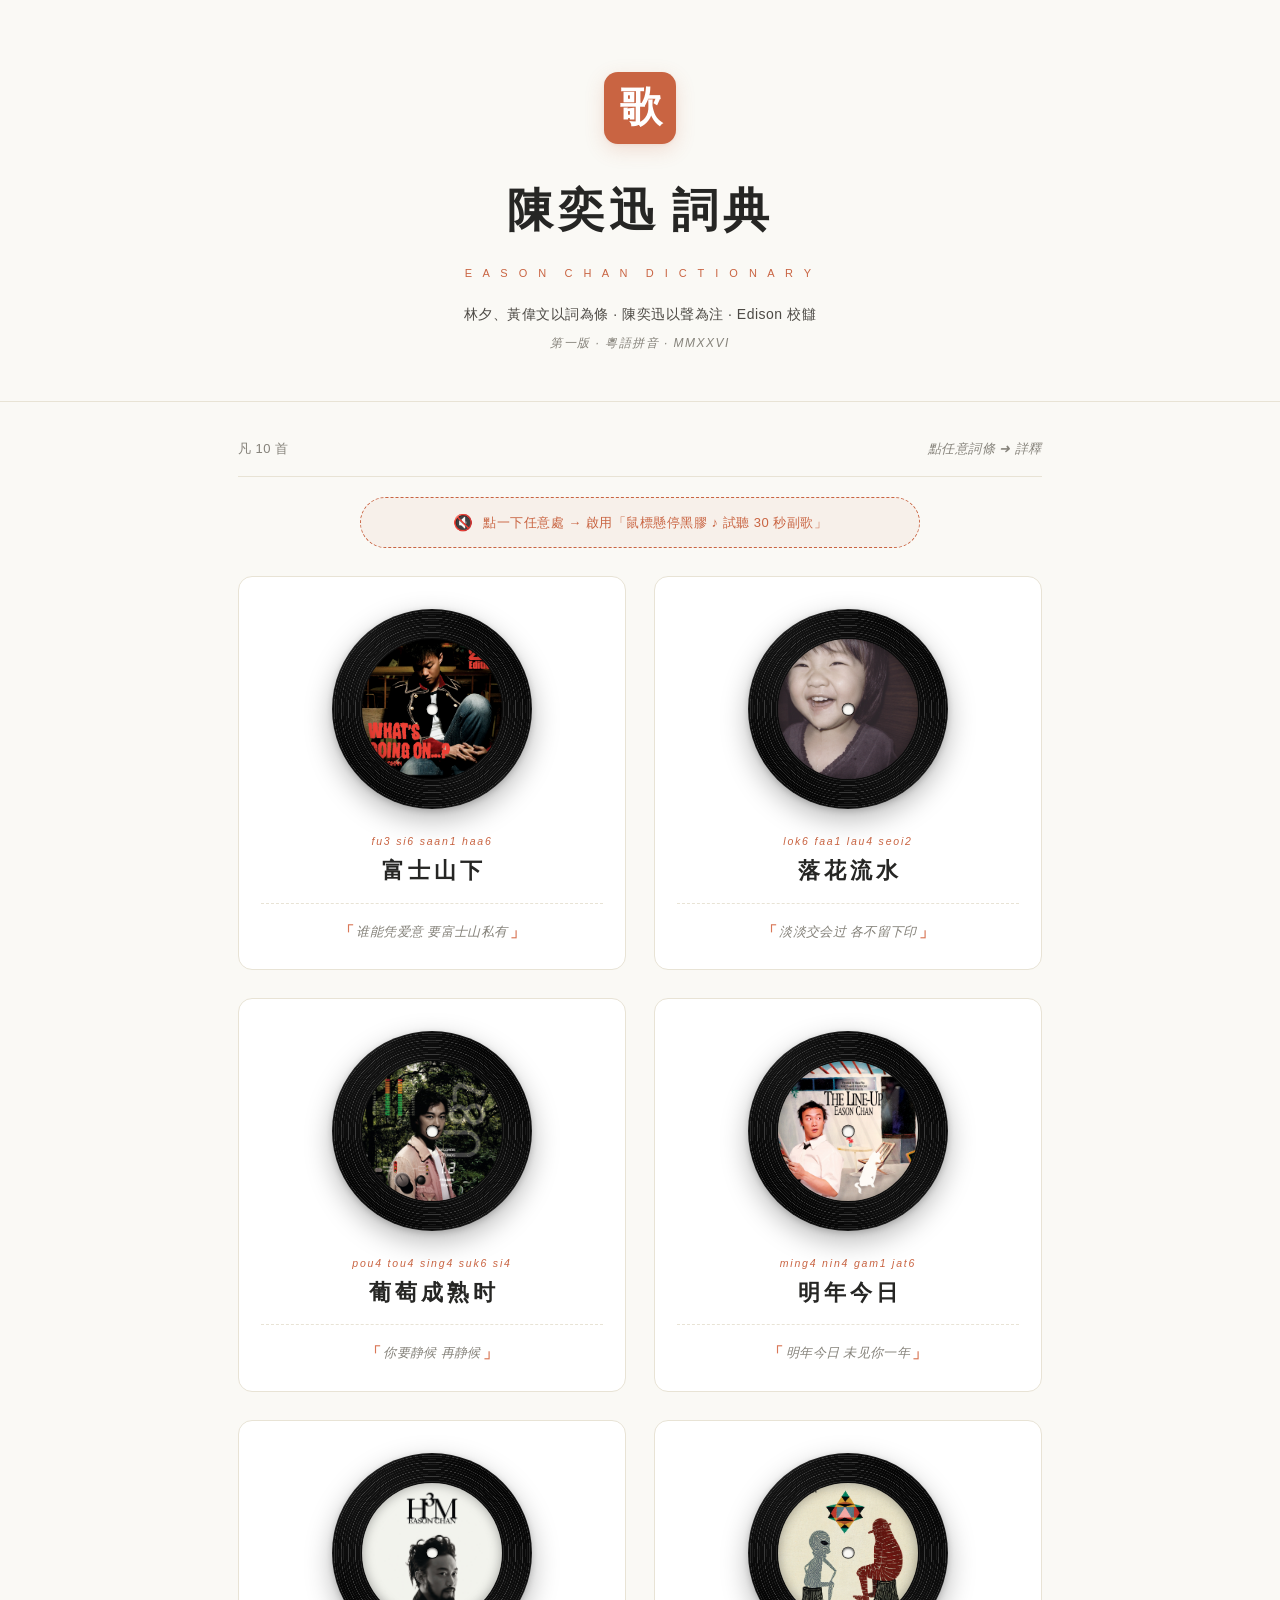
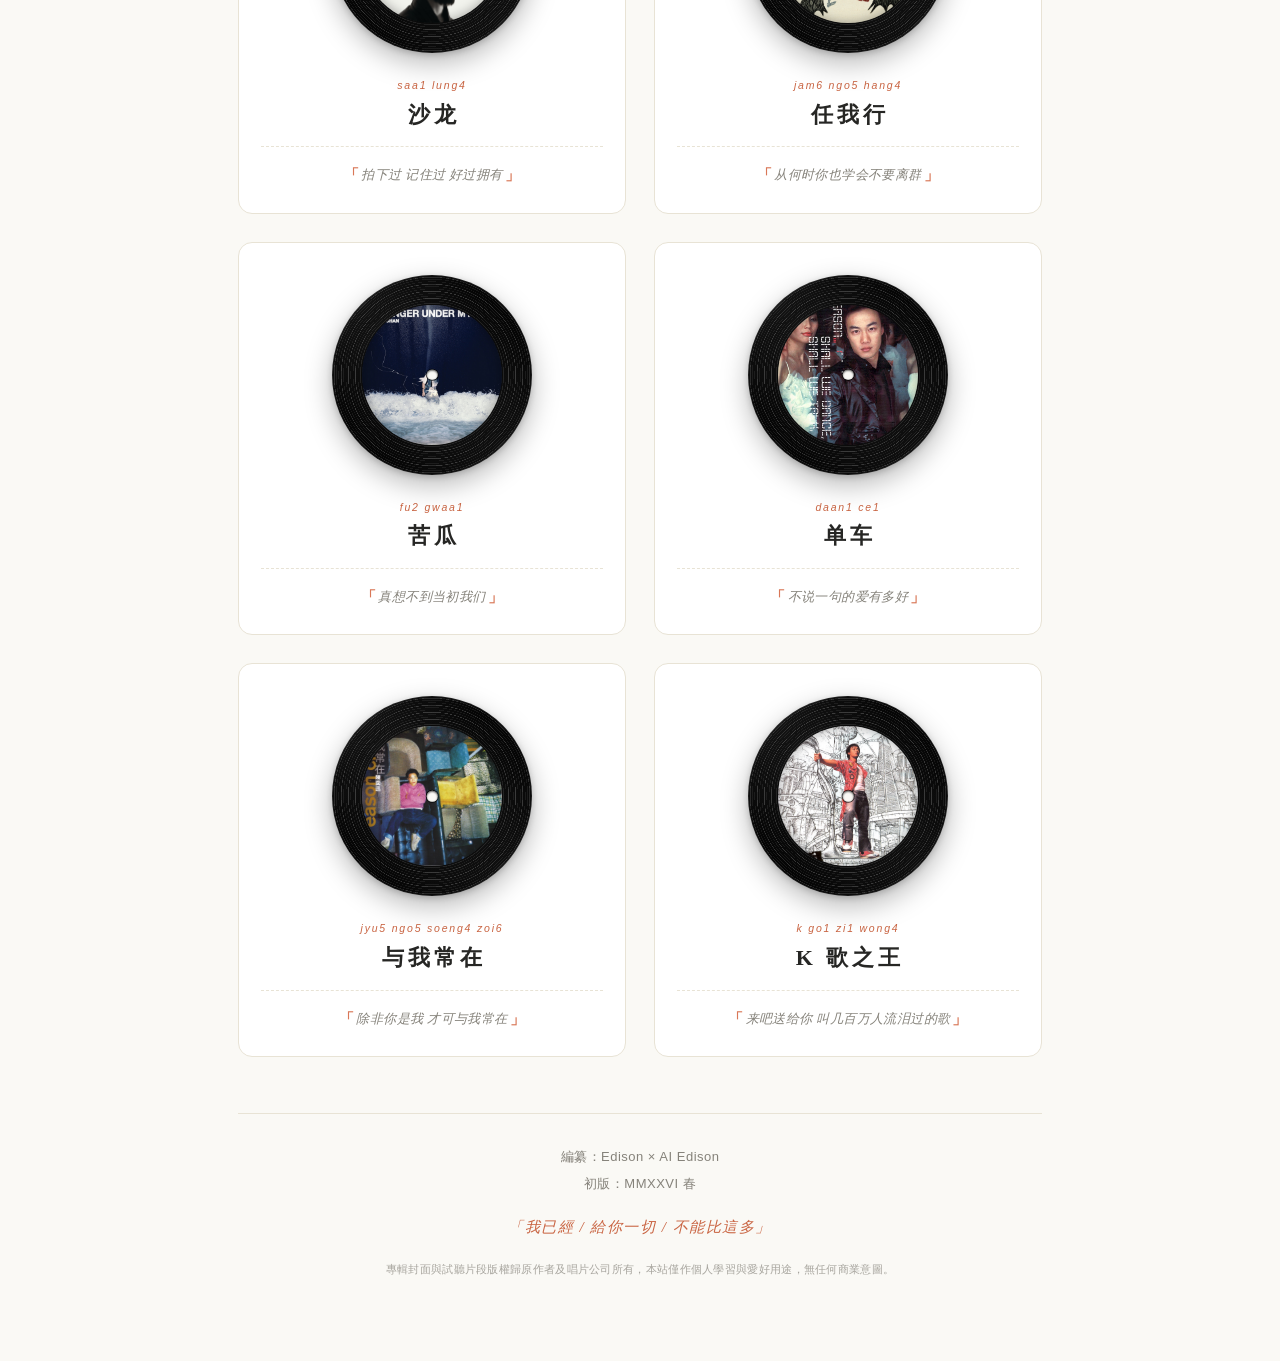
<file: index.html>
<!DOCTYPE html>
<html lang="zh-Hant-HK">
<head>
  <meta charset="UTF-8">
  <meta name="viewport" content="width=device-width, initial-scale=1.0">
  <title>陈奕迅词典 · Eason Dictionary</title>
  <link rel="icon" type="image/svg+xml" href="favicon.svg">
  <link rel="stylesheet" href="style.css?v=20260421j">
</head>
<body>
  <header class="cover">
    <div class="seal">歌</div>
    <h1 class="title">陳<span class="title-sep">奕</span>迅<span class="title-spacer"></span>詞<span class="title-sep">典</span></h1>
    <p class="subtitle">E&nbsp;A&nbsp;S&nbsp;O&nbsp;N&nbsp;&nbsp;C&nbsp;H&nbsp;A&nbsp;N&nbsp;&nbsp;D&nbsp;I&nbsp;C&nbsp;T&nbsp;I&nbsp;O&nbsp;N&nbsp;A&nbsp;R&nbsp;Y</p>
    <p class="byline">林夕、黃偉文以詞為條 · 陳奕迅以聲為注 · Edison 校讎</p>
    <p class="edition">第一版 · 粵語拼音 · MMXXVI</p>
  </header>

  <main class="book">
    <div class="meta-row">
      <span id="word-count"></span>
      <span class="meta-tip">點任意詞條 ➜ 詳釋</span>
    </div>

    <div id="audio-unlock" class="audio-unlock" role="button" tabindex="0">
      <span class="audio-unlock-icon">🔇</span>
      <span class="audio-unlock-text">點一下任意處 → 啟用「鼠標懸停黑膠 ♪ 試聽 30 秒副歌」</span>
    </div>

    <ul id="word-list" class="word-grid"></ul>

    <footer class="colophon">
      <p>編纂：Edison × AI Edison</p>
      <p>初版：MMXXVI 春</p>
      <p class="quote">「我已經 / 給你一切 / 不能比這多」</p>
      <p class="rights">專輯封面與試聽片段版權歸原作者及唱片公司所有，本站僅作個人學習與愛好用途，無任何商業意圖。</p>
    </footer>
  </main>

  <script src="data.js"></script>
  <script src="audio-previews.js"></script>
  <script>
    (function () {
      const listEl = document.getElementById("word-list");
      const countEl = document.getElementById("word-count");

      countEl.textContent = `凡 ${SONGS.length} 首`;

      SONGS.forEach((s) => {
        const lyric = (s.lyrics && s.lyrics[0]) ? s.lyrics[0].line : "";
        const firstSeg = lyric.split(/\s*\/\s*/)[0] || lyric;
        const trimmed = firstSeg.length > 30 ? firstSeg.slice(0, 30) + "…" : firstSeg;
        const cover = `covers/${s.id}.jpg`;
        const li = document.createElement("li");
        li.className = "word-card";
        li.dataset.id = s.id;
        li.innerHTML = `
          <a href="word.html?id=${encodeURIComponent(s.id)}">
            <div class="vinyl-wrap">
              <div class="vinyl" aria-hidden="true">
                <div class="vinyl-label" style="background-image: url('${cover}')"></div>
              </div>
              <div class="vinyl-play-hint" aria-hidden="true">♪</div>
            </div>
            <div class="card-meta-row">
              <div class="card-jyutping">${s.jyutping}</div>
              <div class="card-song">${s.song}</div>
            </div>
            <p class="card-lyric serif"><span class="quote-mark">「</span>${trimmed}<span class="quote-mark">」</span></p>
          </a>
        `;
        listEl.appendChild(li);
      });

      // ===== Hover 试听：30 秒 Apple Music 官方片段 =====
      const audio = new Audio();
      audio.preload = "none";
      const TARGET_VOL = 0.65;
      const FADE_MS = 280;
      let currentId = null;
      let fadeTimer = null;
      let audioUnlocked = false;

      const unlockEl = document.getElementById("audio-unlock");
      const unlockTextEl = unlockEl.querySelector(".audio-unlock-text");
      const unlockIconEl = unlockEl.querySelector(".audio-unlock-icon");

      function showUnlocked() {
        if (!unlockEl) return;
        unlockEl.classList.add("unlocked");
        unlockIconEl.textContent = "🎵";
        unlockTextEl.textContent = "已啟用 · 鼠標懸停黑膠即可試聽";
        setTimeout(() => unlockEl.classList.add("fading"), 1800);
        setTimeout(() => { unlockEl.style.display = "none"; }, 2600);
      }

      function unlockAudio() {
        if (audioUnlocked) return;
        audioUnlocked = true;
        // 用一段静默触发解锁，确保后续 hover 触发的 play() 能在 sticky activation 内通过
        try {
          audio.muted = true;
          audio.src = "[data-uri]";
          const p = audio.play();
          if (p && typeof p.then === "function") {
            p.then(() => { audio.pause(); audio.muted = false; audio.src = ""; })
             .catch(() => { audio.muted = false; });
          }
        } catch (e) { audio.muted = false; }
        showUnlocked();
      }

      // 用户首次任何手势（点击 / 键盘 / 触摸）都解锁
      ["click", "keydown", "touchstart"].forEach((ev) => {
        document.addEventListener(ev, unlockAudio, { once: true, capture: true });
      });

      function clearFade() { if (fadeTimer) { clearInterval(fadeTimer); fadeTimer = null; } }

      function fadeTo(target, onDone) {
        clearFade();
        const start = audio.volume, dv = target - start, t0 = Date.now();
        fadeTimer = setInterval(() => {
          const p = Math.min(1, (Date.now() - t0) / FADE_MS);
          audio.volume = Math.max(0, Math.min(1, start + dv * p));
          if (p >= 1) { clearFade(); onDone && onDone(); }
        }, 16);
      }

      function play(id) {
        const url = (typeof PREVIEWS !== "undefined") && PREVIEWS[id];
        if (!url) return;
        if (currentId === id && !audio.paused) return;
        currentId = id;
        try {
          if (audio.src !== url) {
            audio.pause();
            audio.src = url;
          }
          audio.currentTime = 0;
          audio.volume = 0;
          audio.muted = false;
          const p = audio.play();
          if (p && typeof p.then === "function") {
            p.then(() => fadeTo(TARGET_VOL)).catch((err) => {
              // autoplay 被拒：高亮提示用户先点页面
              if (err && (err.name === "NotAllowedError" || err.name === "AbortError")) {
                if (unlockEl && !audioUnlocked) {
                  unlockEl.classList.add("attention");
                }
              }
            });
          }
        } catch (e) { /* ignore */ }
      }

      function stop(id) {
        if (currentId !== id) return;
        fadeTo(0, () => { audio.pause(); currentId = null; });
      }

      // 用事件委托：mouseover/mouseout 在 word-grid 上
      listEl.addEventListener("mouseover", (e) => {
        const card = e.target.closest(".word-card");
        if (!card) return;
        // 防止从子元素移到子元素时反复触发
        const from = e.relatedTarget;
        if (from && card.contains(from)) return;
        play(card.dataset.id);
      });
      listEl.addEventListener("mouseout", (e) => {
        const card = e.target.closest(".word-card");
        if (!card) return;
        const to = e.relatedTarget;
        if (to && card.contains(to)) return;
        stop(card.dataset.id);
      });

      // 切换标签页时停掉
      document.addEventListener("visibilitychange", () => {
        if (document.hidden && currentId) stop(currentId);
      });
    })();
  </script>
</body>
</html>
</file>
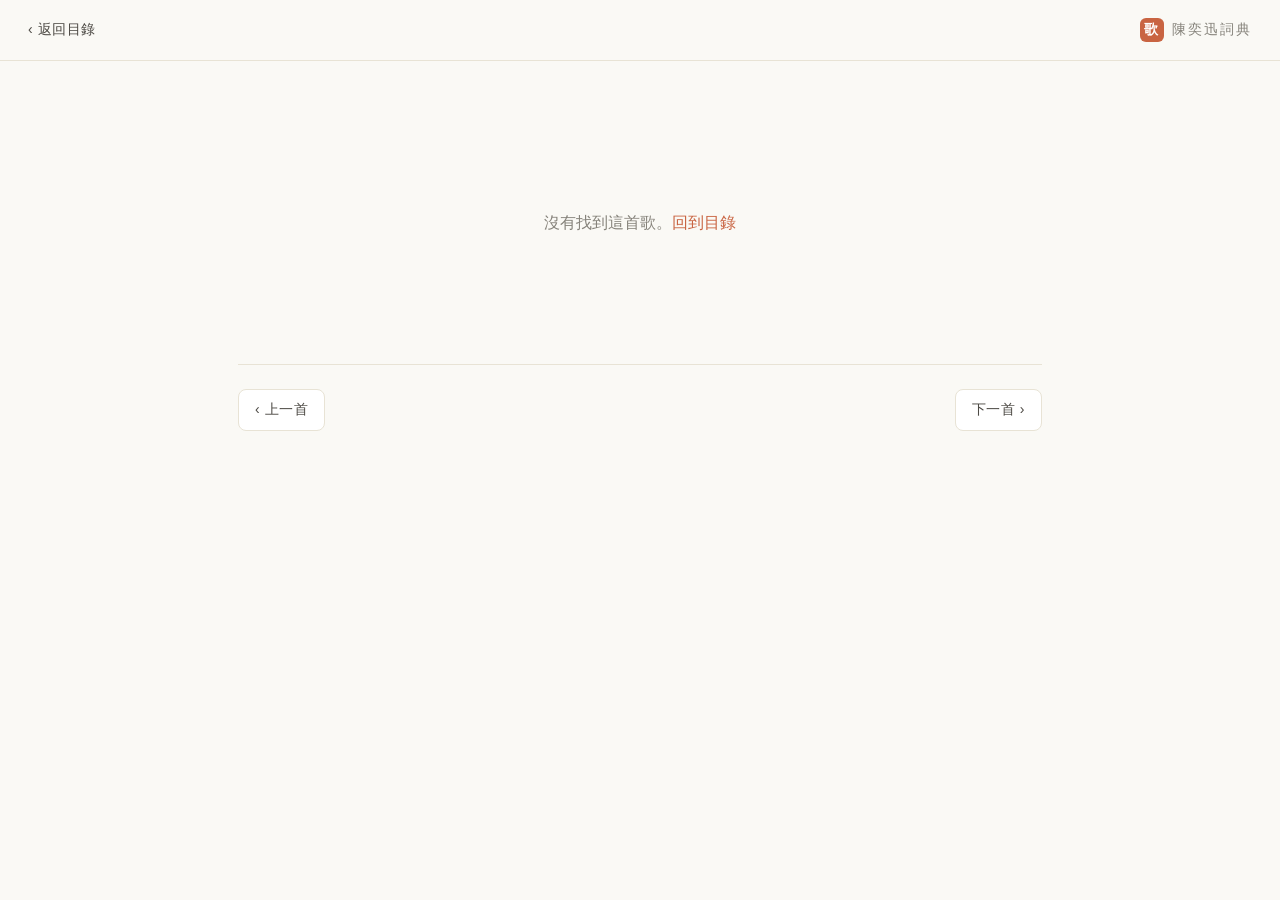
<file: word.html>
<!DOCTYPE html>
<html lang="zh-Hant-HK">
<head>
  <meta charset="UTF-8">
  <meta name="viewport" content="width=device-width, initial-scale=1.0">
  <title>詞條 · 陳奕迅詞典</title>
  <link rel="icon" type="image/svg+xml" href="favicon.svg">
  <link rel="stylesheet" href="style.css?v=20260421i">
</head>
<body>
  <header class="page-header">
    <a class="back-link" href="index.html">‹ 返回目錄</a>
    <span class="page-brand"><span class="seal-mini">歌</span> 陳奕迅詞典</span>
  </header>

  <main class="book">
    <article id="entry" class="entry"></article>

    <nav class="entry-nav">
      <a id="prev" class="nav-prev" href="#">‹ 上一首</a>
      <a id="next" class="nav-next" href="#">下一首 ›</a>
    </nav>
  </main>

  <script src="data.js"></script>
  <script>
    (function () {
      const params = new URLSearchParams(location.search);
      const id = params.get("id");
      const idx = SONGS.findIndex(s => s.id === id);
      const entryEl = document.getElementById("entry");

      if (idx === -1) {
        entryEl.innerHTML = `<p class="empty">沒有找到這首歌。<a href="index.html">回到目錄</a></p>`;
        return;
      }

      const s = SONGS[idx];
      document.title = `${s.song} · 陳奕迅詞典`;

      const layerOrder = ["原义", "歌词义", "人话版"];
      const sortedDefs = [...s.definitions].sort(
        (a, b) => layerOrder.indexOf(a.layer) - layerOrder.indexOf(b.layer)
      );

      const defsHtml = sortedDefs.map((d, i) => {
        const isMuggle = d.layer === "人话版";
        return `
          <div class="def ${isMuggle ? "def-muggle-block" : ""}">
            <div class="def-layer">${d.layer}</div>
            <div class="def-body">
              <p class="def-gloss">${d.gloss}</p>
            </div>
          </div>
        `;
      }).join("");

      const lyricsHtml = (s.lyrics || []).map(ly => `
        <div class="lyric">
          <p class="ly-line">「${ly.line}」</p>
          ${ly.why ? `<p class="ly-why"><span class="why-label">何以入心</span>${ly.why}</p>` : ""}
        </div>
      `).join("");

      const c = s.credits || {};
      const creditsItems = [];
      if (c.lyricist) creditsItems.push(`<span><em>詞</em>${c.lyricist}</span>`);
      if (c.composer) creditsItems.push(`<span><em>曲</em>${c.composer}</span>`);
      if (c.album) creditsItems.push(`<span><em>輯</em>《${c.album}》</span>`);
      if (c.year) creditsItems.push(`<span><em>年</em>${c.year}</span>`);

      entryEl.innerHTML = `
        <div class="entry-head">
          <div class="entry-jyutping">${s.jyutping}</div>
          <h1 class="entry-song">${s.song}</h1>
          <div class="entry-meta">
            <button class="audio-btn" data-src="${s.audio || ""}" title="播放粵語讀音">🔊</button>
          </div>
        </div>

        <section class="entry-section">
          <h3 class="section-label">釋義</h3>
          ${defsHtml}
        </section>

        ${lyricsHtml ? `
          <section class="entry-section">
            <h3 class="section-label">金句</h3>
            ${lyricsHtml}
          </section>
        ` : ""}

        ${creditsItems.length ? `
          <section class="entry-section credits-section">
            <h3 class="section-label">出處</h3>
            <div class="credits">${creditsItems.join("")}</div>
          </section>
        ` : ""}

        ${s.note ? `
          <section class="entry-section">
            <h3 class="section-label">注</h3>
            <p class="entry-note">${s.note}</p>
          </section>
        ` : ""}
      `;

      const prev = SONGS[(idx - 1 + SONGS.length) % SONGS.length];
      const next = SONGS[(idx + 1) % SONGS.length];
      document.getElementById("prev").href = `word.html?id=${encodeURIComponent(prev.id)}`;
      document.getElementById("prev").innerHTML = `‹ ${prev.song}`;
      document.getElementById("next").href = `word.html?id=${encodeURIComponent(next.id)}`;
      document.getElementById("next").innerHTML = `${next.song} ›`;

      const audioBtn = entryEl.querySelector(".audio-btn");
      if (audioBtn) {
        audioBtn.addEventListener("click", () => {
          const src = audioBtn.getAttribute("data-src");
          if (!src) {
            audioBtn.classList.add("audio-empty");
            audioBtn.title = "尚未錄音";
            return;
          }
          const audio = new Audio(src);
          audio.play().catch(() => {
            audioBtn.classList.add("audio-empty");
            audioBtn.title = "音檔不存在，先用心讀一下罷";
          });
        });
      }
    })();
  </script>
</body>
</html>
</file>
<file: style.css>
/* ===== 陈奕迅词典 · Claude 主题 · 米白 / 暖橙 / 石墨 ===== */

:root {
  /* Claude 配色 */
  --bg: #FAF9F5;           /* 主背景：温暖米白 */
  --bg-card: #FFFFFF;      /* 卡片：纯白 */
  --bg-soft: #F2EFE6;      /* 次背景：浅米 */
  --bg-codeblock: #F5F2EA; /* 引用块：更柔的米 */

  --ink: #262624;          /* 主文字：深石墨 */
  --ink-soft: #4D4A45;     /* 次文字 */
  --ink-mute: #85827A;     /* 弱文字：温暖灰 */
  --ink-faint: #B8B3A7;    /* 最浅 */

  --accent: #C96442;       /* Claude 橙 */
  --accent-soft: #D97757;  /* 次橙 */
  --accent-deep: #A04E32;  /* 深橙 */
  --accent-tint: #FBE8DC;  /* 橙的淡背景 */

  --rule: #E8E3D5;         /* 分割线：浅米色 */
  --rule-soft: #F0EBDD;    /* 更浅分割 */
}

* { box-sizing: border-box; }

html, body {
  margin: 0;
  padding: 0;
  background: var(--bg);
  color: var(--ink);
  font-family: 'Inter', -apple-system, 'PingFang SC', 'PingFang HK',
               'Hiragino Sans GB', 'Microsoft YaHei', sans-serif;
  line-height: 1.7;
  -webkit-font-smoothing: antialiased;
  -moz-osx-font-smoothing: grayscale;
  min-height: 100vh;
  font-feature-settings: "ss01", "cv01";
}

/* serif 字族（标题、歌词、释义里） */
.serif, .entry-song, .ly-line, .card-lyric, .cover .title,
.def-gloss, .colophon .quote {
  font-family: 'Source Serif 4', 'Source Serif Pro', 'Iowan Old Style',
               'Noto Serif SC', 'Songti SC', 'STSong', serif;
}

/* ============ 封面 ============ */
.cover {
  text-align: center;
  padding: 72px 20px 48px;
  border-bottom: 1px solid var(--rule);
  background: var(--bg);
}

.seal {
  display: inline-flex;
  align-items: center;
  justify-content: center;
  width: 72px;
  height: 72px;
  background: var(--accent);
  color: #FFFFFF;
  font-size: 42px;
  font-weight: 700;
  border-radius: 14px;
  letter-spacing: -2px;
  margin-bottom: 22px;
  font-family: 'Source Serif 4', 'STKaiti', 'KaiTi', serif;
  box-shadow: 0 6px 20px rgba(201, 100, 66, 0.18),
              0 1px 3px rgba(201, 100, 66, 0.10);
}

.cover .title {
  font-size: 46px;
  letter-spacing: 1px;
  margin: 6px 0 14px;
  font-weight: 600;
  color: var(--ink);
}

.title-sep { color: var(--ink); margin: 0 4px; }
.title-spacer { display: inline-block; width: 16px; }

.cover .subtitle {
  font-size: 11px;
  color: var(--accent);
  letter-spacing: 4px;
  margin: 0 0 20px;
  font-weight: 500;
  text-transform: uppercase;
}

.cover .byline {
  font-size: 14px;
  color: var(--ink-soft);
  margin: 0 0 6px;
  letter-spacing: 0.5px;
}

.cover .edition {
  font-size: 12px;
  color: var(--ink-mute);
  margin: 0;
  letter-spacing: 1.5px;
  font-style: italic;
}

/* ============ 主体 ============ */
.book {
  max-width: 860px;
  margin: 0 auto;
  padding: 36px 28px 80px;
}

.meta-row {
  display: flex;
  gap: 14px;
  align-items: center;
  font-size: 13px;
  color: var(--ink-mute);
  margin-bottom: 28px;
  padding-bottom: 16px;
  border-bottom: 1px solid var(--rule);
  letter-spacing: 0.5px;
}

.meta-row .divider { opacity: 0.4; }
.meta-row .meta-tip { margin-left: auto; font-style: italic; }

/* ============ 試聽解鎖提示 ============ */
.audio-unlock {
  display: flex;
  align-items: center;
  justify-content: center;
  gap: 10px;
  margin: -8px auto 28px;
  padding: 11px 20px;
  max-width: 560px;
  border: 1px dashed var(--accent);
  border-radius: 999px;
  background: rgba(201, 100, 66, 0.06);
  color: var(--accent);
  font-size: 13px;
  letter-spacing: 0.5px;
  cursor: pointer;
  user-select: none;
  transition: opacity 0.7s ease, transform 0.7s ease, background 0.3s ease, box-shadow 0.3s ease;
}
.audio-unlock:hover { background: rgba(201, 100, 66, 0.12); }

.audio-unlock-icon {
  font-size: 16px;
  display: inline-flex;
  align-items: center;
}

.audio-unlock.attention {
  animation: unlock-pulse 1.4s ease-in-out infinite;
  background: rgba(201, 100, 66, 0.15);
}

@keyframes unlock-pulse {
  0%, 100% { box-shadow: 0 0 0 0 rgba(201, 100, 66, 0.45); }
  50%      { box-shadow: 0 0 0 10px rgba(201, 100, 66, 0); }
}

.audio-unlock.unlocked {
  border-style: solid;
  background: rgba(34, 139, 87, 0.08);
  border-color: #4a9b6f;
  color: #2f7a52;
  animation: none;
  box-shadow: none;
}

.audio-unlock.fading {
  opacity: 0;
  transform: translateY(-6px);
  pointer-events: none;
}

/* ============ 词性分组 ============ */
.type-section { margin-bottom: 44px; }

.type-header {
  display: flex;
  align-items: baseline;
  gap: 14px;
  margin: 0 0 20px;
  padding-bottom: 10px;
  border-bottom: 1px solid var(--rule);
  font-weight: 500;
}

.type-tag {
  display: inline-block;
  background: var(--accent-tint);
  color: var(--accent-deep);
  font-size: 12px;
  padding: 3px 11px;
  border-radius: 6px;
  letter-spacing: 1px;
  font-weight: 600;
}

.type-name {
  font-size: 20px;
  color: var(--ink);
  letter-spacing: 2px;
  font-weight: 500;
}

.type-count {
  font-size: 12px;
  color: var(--ink-mute);
  margin-left: auto;
}

/* ============ 卡片（首页 · 黑胶版） ============ */
.word-grid {
  list-style: none;
  margin: 0;
  padding: 0;
  display: grid;
  grid-template-columns: repeat(auto-fill, minmax(260px, 1fr));
  gap: 28px;
}

.word-card a {
  display: flex;
  flex-direction: column;
  align-items: center;
  padding: 32px 22px 24px;
  background: var(--bg-card);
  border: 1px solid var(--rule);
  border-radius: 14px;
  color: inherit;
  text-decoration: none;
  transition: border-color 0.3s ease,
              transform 0.3s ease,
              box-shadow 0.3s ease;
  position: relative;
  overflow: hidden;
}

.word-card a:hover {
  border-color: var(--accent-soft);
  transform: translateY(-4px);
  box-shadow: 0 16px 32px rgba(38, 38, 36, 0.10),
              0 4px 12px rgba(38, 38, 36, 0.05);
}

/* ---- 黑胶包裹层（不旋转，承载音符提示） ---- */
.vinyl-wrap {
  position: relative;
  width: 200px;
  height: 200px;
  flex-shrink: 0;
}

/* ---- 黑胶碟身（旋转的部分） ---- */
.vinyl {
  width: 100%;
  height: 100%;
  border-radius: 50%;
  position: relative;
  background:
    /* 中心高光：让中央有点立体 */
    radial-gradient(circle at 38% 38%,
      rgba(255, 255, 255, 0.06) 0%,
      transparent 28%),
    /* 唱片主体径向渐变 */
    radial-gradient(circle at center,
      #1a1a1a 0%,
      #0d0d0d 40%,
      #050505 80%,
      #000000 100%);
  box-shadow:
    0 10px 28px rgba(0, 0, 0, 0.28),
    0 2px 6px rgba(0, 0, 0, 0.18),
    inset 0 0 0 1px rgba(255, 255, 255, 0.06),
    inset 0 0 30px rgba(0, 0, 0, 0.5);
  transition: transform 0.6s ease;
}

/* 同心圆纹路：双层叠加（密细线 + 疏粗线），模拟真实唱片刻槽 */
.vinyl::before {
  content: "";
  position: absolute;
  inset: 0;
  border-radius: 50%;
  background:
    /* 细密刻槽（每 2.4px 一道） */
    repeating-radial-gradient(
      circle at center,
      transparent 0,
      transparent 1.8px,
      rgba(255, 255, 255, 0.07) 1.8px,
      rgba(255, 255, 255, 0.07) 2.4px
    ),
    /* 较粗的"分段线"，每 7px 一道 */
    repeating-radial-gradient(
      circle at center,
      transparent 0,
      transparent 6.5px,
      rgba(255, 255, 255, 0.13) 6.5px,
      rgba(255, 255, 255, 0.13) 7px
    );
  pointer-events: none;
}

/* 斜向反光高光 + 整体光晕 */
.vinyl::after {
  content: "";
  position: absolute;
  inset: 0;
  border-radius: 50%;
  background:
    linear-gradient(
      135deg,
      rgba(255, 255, 255, 0.12) 0%,
      rgba(255, 255, 255, 0.03) 22%,
      transparent 40%,
      transparent 60%,
      rgba(255, 255, 255, 0.025) 78%,
      rgba(255, 255, 255, 0.08) 100%
    );
  pointer-events: none;
}

/* hover 时唱片缓慢旋转（7s 一圈，更"在播" 但能看清封面） */
.word-card a:hover .vinyl {
  animation: spin-vinyl 7s linear infinite;
}

/* 右上角音符提示：hover 时浮现（在 vinyl-wrap 内，不受 vinyl 旋转影响） */
.vinyl-play-hint {
  position: absolute;
  top: 4px;
  right: 4px;
  width: 30px;
  height: 30px;
  border-radius: 50%;
  background: var(--accent);
  color: #fff;
  font-size: 16px;
  display: flex;
  align-items: center;
  justify-content: center;
  font-family: -apple-system, "Helvetica Neue", sans-serif;
  box-shadow: 0 4px 12px rgba(201, 100, 66, 0.4);
  opacity: 0;
  transform: scale(0.5) translateY(4px);
  transition: opacity 0.3s ease,
              transform 0.4s cubic-bezier(0.34, 1.56, 0.64, 1);
  pointer-events: none;
  z-index: 4;
}

.word-card a:hover .vinyl-play-hint {
  opacity: 1;
  transform: scale(1) translateY(0);
}

/* 音符的呼吸动画（hover 时） */
.word-card a:hover .vinyl-play-hint {
  animation: pulse-note 1.5s ease-in-out 0.4s infinite;
}

@keyframes pulse-note {
  0%, 100% { box-shadow: 0 4px 12px rgba(201, 100, 66, 0.4); }
  50% { box-shadow: 0 4px 18px rgba(201, 100, 66, 0.7); }
}

@keyframes spin-vinyl {
  from { transform: rotate(0deg); }
  to { transform: rotate(360deg); }
}

/* ---- 中心 label：专辑封面 ---- */
.vinyl-label {
  position: absolute;
  top: 50%;
  left: 50%;
  width: 70%;
  height: 70%;
  transform: translate(-50%, -50%);
  border-radius: 50%;
  background-color: #1a1a1a;
  background-size: cover;
  background-position: center;
  background-repeat: no-repeat;
  /* 三层 shadow：外接缝线、内压暗（picture disc 的物理感） */
  box-shadow:
    0 0 0 1px rgba(0, 0, 0, 0.55),
    0 0 0 2px rgba(255, 255, 255, 0.04),
    inset 0 0 12px rgba(0, 0, 0, 0.35);
  z-index: 1;
}

/* 中心轴孔（盖在封面上）—— 用 inset shadow 模拟"穿过去的洞" */
.vinyl-label::after {
  content: "";
  position: absolute;
  top: 50%;
  left: 50%;
  width: 7.5%;
  height: 7.5%;
  transform: translate(-50%, -50%);
  background: var(--bg);
  border-radius: 50%;
  box-shadow:
    0 0 0 1px rgba(0, 0, 0, 0.7),
    inset 0 1px 2px rgba(0, 0, 0, 0.65),
    inset 0 -0.5px 1px rgba(255, 255, 255, 0.3);
  z-index: 2;
}

/* ---- 黑胶下方：拼音 + 歌名 ---- */
.card-meta-row {
  text-align: center;
  margin-top: 24px;
  width: 100%;
}

.card-jyutping {
  font-size: 10.5px;
  color: var(--accent);
  letter-spacing: 1.8px;
  font-style: italic;
  margin-bottom: 7px;
  font-weight: 500;
  font-family: 'Inter', -apple-system, sans-serif;
  text-transform: lowercase;
}

.card-song {
  font-size: 22px;
  font-weight: 600;
  letter-spacing: 4px;
  color: var(--ink);
  font-family: 'Source Serif 4', 'Source Serif Pro',
               'Songti SC', 'STSong', serif;
  line-height: 1.2;
  /* 抵消 letter-spacing 让视觉居中 */
  padding-left: 4px;
}

/* ---- 金句（最底） ---- */
.card-lyric {
  font-size: 13px;
  color: var(--ink-mute);
  line-height: 1.7;
  margin: 18px 0 0;
  padding-top: 16px;
  border-top: 1px dashed var(--rule);
  letter-spacing: 0.4px;
  text-align: center;
  width: 100%;
  font-style: italic;
}

.card-lyric .quote-mark {
  color: var(--accent-soft);
  font-weight: 600;
  margin: 0 2px;
  font-style: normal;
  font-size: 15px;
  vertical-align: -1px;
}

/* ============ 详情页 ============ */
.page-header {
  display: flex;
  justify-content: space-between;
  align-items: center;
  padding: 18px 28px;
  background: var(--bg);
  border-bottom: 1px solid var(--rule);
  font-size: 14px;
}

.back-link {
  color: var(--ink-soft);
  text-decoration: none;
  letter-spacing: 0.5px;
  transition: color 0.15s;
}

.back-link:hover { color: var(--accent); }

.page-brand {
  color: var(--ink-mute);
  letter-spacing: 2px;
  display: inline-flex;
  align-items: center;
  gap: 8px;
  font-weight: 500;
}

.seal-mini {
  display: inline-flex;
  align-items: center;
  justify-content: center;
  width: 24px;
  height: 24px;
  background: var(--accent);
  color: #FFFFFF;
  font-size: 14px;
  border-radius: 6px;
  font-family: 'Source Serif 4', 'STKaiti', serif;
  font-weight: 700;
}

.entry { padding-top: 16px; }

.entry-head {
  border-bottom: 1px solid var(--rule);
  padding-bottom: 22px;
  margin-bottom: 32px;
}

.entry-jyutping {
  font-size: 18px;
  color: var(--accent);
  letter-spacing: 2px;
  font-style: italic;
  margin-bottom: 10px;
  font-weight: 500;
}

.entry-song {
  font-size: 56px;
  margin: 0 0 18px;
  letter-spacing: 4px;
  font-weight: 600;
  color: var(--ink);
  line-height: 1.15;
}

.entry-meta {
  display: flex;
  align-items: center;
  gap: 12px;
}

.audio-btn {
  background: var(--bg-card);
  border: 1px solid var(--rule);
  border-radius: 50%;
  width: 34px;
  height: 34px;
  cursor: pointer;
  font-size: 14px;
  display: inline-flex;
  align-items: center;
  justify-content: center;
  transition: all 0.15s;
  color: var(--ink-soft);
}

.audio-btn:hover {
  background: var(--accent-tint);
  color: var(--accent-deep);
  border-color: var(--accent-soft);
}

.audio-btn.audio-empty {
  opacity: 0.4;
  cursor: help;
}

.category-tag {
  display: inline-block;
  background: color-mix(in oklab, var(--cat) 10%, transparent);
  color: var(--cat);
  border: 1px solid color-mix(in oklab, var(--cat) 30%, transparent);
  padding: 3px 11px;
  font-size: 12px;
  border-radius: 5px;
  letter-spacing: 1.5px;
  font-weight: 500;
}

/* ============ 释义 ============ */
.entry-section { margin-bottom: 36px; }

.section-label {
  font-size: 12px;
  color: var(--accent);
  letter-spacing: 4px;
  margin: 0 0 16px;
  padding-bottom: 8px;
  border-bottom: 1px solid var(--rule);
  font-weight: 600;
  text-transform: uppercase;
}

.def {
  display: flex;
  gap: 16px;
  margin-bottom: 16px;
  padding: 4px 0;
}

.def-layer {
  flex-shrink: 0;
  color: var(--accent);
  font-size: 13px;
  font-weight: 600;
  letter-spacing: 1px;
  min-width: 60px;
  padding-top: 4px;
  text-align: right;
  border-right: 1px solid var(--rule);
  padding-right: 14px;
}

.def-body { flex: 1; }

.def-gloss {
  margin: 0;
  font-size: 16px;
  line-height: 1.8;
  color: var(--ink);
}

.def-muggle-block .def-layer {
  color: var(--accent-deep);
}

.def-muggle-block .def-body {
  background: var(--accent-tint);
  padding: 10px 16px;
  border-left: 3px solid var(--accent);
  border-radius: 0 8px 8px 0;
}

.def-muggle-block .def-gloss {
  color: var(--ink);
  font-style: italic;
  font-weight: 500;
}

/* ============ 金句 ============ */
.lyric {
  padding: 18px 22px;
  background: var(--bg-codeblock);
  border-left: 3px solid var(--accent);
  margin-bottom: 14px;
  border-radius: 0 8px 8px 0;
}

.ly-line {
  margin: 0 0 12px;
  font-size: 19px;
  color: var(--ink);
  line-height: 1.85;
  letter-spacing: 0.5px;
  font-weight: 500;
}

.ly-why {
  margin: 0;
  font-size: 13px;
  color: var(--ink-soft);
  line-height: 1.7;
  font-family: 'Inter', -apple-system, 'PingFang SC', sans-serif;
}

.why-label {
  display: inline-block;
  color: var(--accent);
  font-weight: 600;
  margin-right: 8px;
  font-size: 11px;
  letter-spacing: 1.5px;
  text-transform: uppercase;
}

/* ============ 出处 ============ */
.credits {
  display: flex;
  flex-wrap: wrap;
  gap: 14px 28px;
  font-size: 14px;
  color: var(--ink-soft);
  padding: 16px 18px;
  background: var(--bg-soft);
  border: 1px solid var(--rule);
  border-radius: 8px;
}

.credits span {
  display: inline-flex;
  align-items: baseline;
  gap: 8px;
}

.credits em {
  display: inline-block;
  background: var(--accent-tint);
  color: var(--accent-deep);
  font-size: 11px;
  padding: 2px 7px;
  border-radius: 4px;
  font-style: normal;
  font-weight: 600;
  letter-spacing: 0.5px;
}

/* ============ 注 / 上下首 ============ */
.entry-note {
  font-size: 13px;
  color: var(--ink-soft);
  font-style: italic;
  margin: 0;
  line-height: 1.8;
  padding: 12px 16px;
  background: var(--bg-soft);
  border-radius: 6px;
}

.entry-nav {
  display: flex;
  justify-content: space-between;
  margin-top: 48px;
  padding-top: 24px;
  border-top: 1px solid var(--rule);
  font-size: 14px;
}

.entry-nav a {
  color: var(--ink-soft);
  text-decoration: none;
  padding: 8px 16px;
  border: 1px solid var(--rule);
  border-radius: 8px;
  transition: all 0.15s;
  letter-spacing: 0.5px;
  background: var(--bg-card);
}

.entry-nav a:hover {
  color: var(--accent-deep);
  border-color: var(--accent-soft);
  background: var(--accent-tint);
}

/* ============ 版权 ============ */
.colophon {
  margin-top: 56px;
  padding-top: 28px;
  border-top: 1px solid var(--rule);
  text-align: center;
  font-size: 13px;
  color: var(--ink-mute);
  line-height: 1.95;
  letter-spacing: 0.5px;
}

.colophon p { margin: 2px 0; }

.colophon .quote {
  margin-top: 16px !important;
  font-style: italic;
  color: var(--accent);
  font-size: 15px;
  letter-spacing: 1.5px;
}

.colophon .rights {
  margin-top: 18px !important;
  font-size: 11px;
  color: var(--ink-mute);
  opacity: 0.7;
  letter-spacing: 0.3px;
  line-height: 1.7;
  max-width: 520px;
  margin-left: auto !important;
  margin-right: auto !important;
}

.empty {
  text-align: center;
  padding: 80px 20px;
  color: var(--ink-mute);
}

.empty a { color: var(--accent); text-decoration: none; }

/* ============ 移动端 ============ */
@media (max-width: 600px) {
  .cover { padding: 50px 16px 36px; }
  .seal { width: 60px; height: 60px; font-size: 34px; }
  .cover .title { font-size: 32px; letter-spacing: 1px; }
  .cover .subtitle { letter-spacing: 3px; font-size: 10px; }
  .book { padding: 24px 16px 60px; }
  .word-grid { grid-template-columns: 1fr; gap: 22px; }
  .vinyl { width: 180px; height: 180px; }
  .label-song { font-size: 14px; letter-spacing: 1.5px; }
  .entry-song { font-size: 40px; letter-spacing: 3px; }
  .page-header { padding: 14px 16px; }
  .def { flex-direction: column; gap: 4px; }
  .def-layer { text-align: left; border-right: none; border-bottom: 1px solid var(--rule); padding-right: 0; padding-bottom: 4px; min-width: auto; }
  .credits { flex-direction: column; gap: 8px; }
}
</file>
